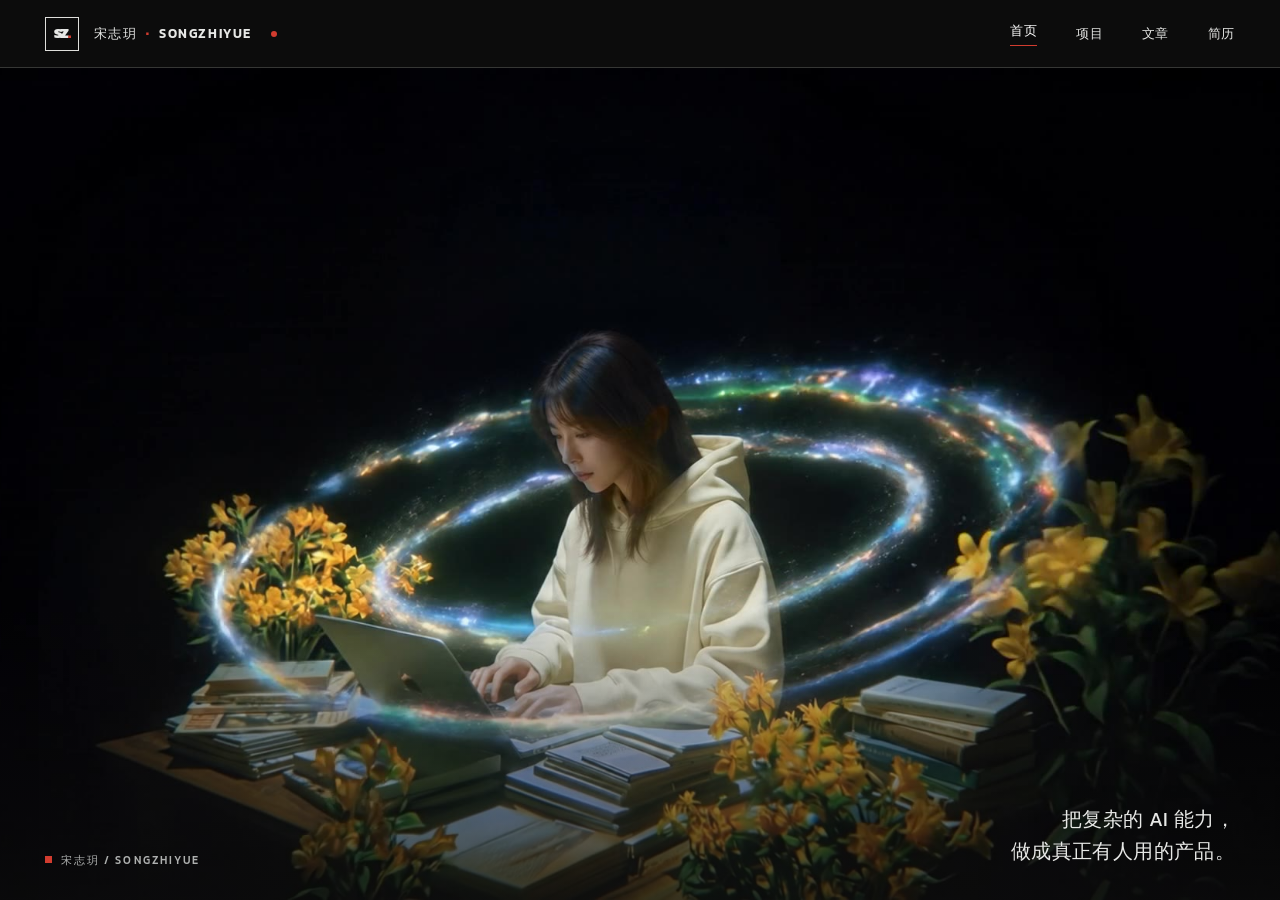
<file: index.html>
<!doctype html>
<html lang="zh-CN">
  <head>
    <meta charset="UTF-8" />
    <meta name="viewport" content="width=device-width, initial-scale=1.0" />
    <meta name="theme-color" content="#0C0C0C" />
    <meta name="description" content="宋志玥的 AI 产品经理个人网站：项目经历与文章。" />
    <link rel="preconnect" href="https://fonts.googleapis.com" />
    <link rel="preconnect" href="https://fonts.gstatic.com" crossorigin />
    <link href="https://fonts.googleapis.com/css2?family=Kanit:wght@300;400;500;600;700;800;900&display=swap" rel="stylesheet" />
    <title>ONGZHIYUE -- AI PM</title>
    <script type="module" crossorigin src="/assets/index-2uJ2ZzrF.js"></script>
    <link rel="stylesheet" crossorigin href="/assets/index-EOiE-SRs.css">
  </head>
  <body>
    <div id="root"></div>
  </body>
</html>
</file>
<file: assets/index-EOiE-SRs.css>
*,:before,:after{--tw-border-spacing-x: 0;--tw-border-spacing-y: 0;--tw-translate-x: 0;--tw-translate-y: 0;--tw-rotate: 0;--tw-skew-x: 0;--tw-skew-y: 0;--tw-scale-x: 1;--tw-scale-y: 1;--tw-pan-x: ;--tw-pan-y: ;--tw-pinch-zoom: ;--tw-scroll-snap-strictness: proximity;--tw-gradient-from-position: ;--tw-gradient-via-position: ;--tw-gradient-to-position: ;--tw-ordinal: ;--tw-slashed-zero: ;--tw-numeric-figure: ;--tw-numeric-spacing: ;--tw-numeric-fraction: ;--tw-ring-inset: ;--tw-ring-offset-width: 0px;--tw-ring-offset-color: #fff;--tw-ring-color: rgb(59 130 246 / .5);--tw-ring-offset-shadow: 0 0 #0000;--tw-ring-shadow: 0 0 #0000;--tw-shadow: 0 0 #0000;--tw-shadow-colored: 0 0 #0000;--tw-blur: ;--tw-brightness: ;--tw-contrast: ;--tw-grayscale: ;--tw-hue-rotate: ;--tw-invert: ;--tw-saturate: ;--tw-sepia: ;--tw-drop-shadow: ;--tw-backdrop-blur: ;--tw-backdrop-brightness: ;--tw-backdrop-contrast: ;--tw-backdrop-grayscale: ;--tw-backdrop-hue-rotate: ;--tw-backdrop-invert: ;--tw-backdrop-opacity: ;--tw-backdrop-saturate: ;--tw-backdrop-sepia: ;--tw-contain-size: ;--tw-contain-layout: ;--tw-contain-paint: ;--tw-contain-style: }::backdrop{--tw-border-spacing-x: 0;--tw-border-spacing-y: 0;--tw-translate-x: 0;--tw-translate-y: 0;--tw-rotate: 0;--tw-skew-x: 0;--tw-skew-y: 0;--tw-scale-x: 1;--tw-scale-y: 1;--tw-pan-x: ;--tw-pan-y: ;--tw-pinch-zoom: ;--tw-scroll-snap-strictness: proximity;--tw-gradient-from-position: ;--tw-gradient-via-position: ;--tw-gradient-to-position: ;--tw-ordinal: ;--tw-slashed-zero: ;--tw-numeric-figure: ;--tw-numeric-spacing: ;--tw-numeric-fraction: ;--tw-ring-inset: ;--tw-ring-offset-width: 0px;--tw-ring-offset-color: #fff;--tw-ring-color: rgb(59 130 246 / .5);--tw-ring-offset-shadow: 0 0 #0000;--tw-ring-shadow: 0 0 #0000;--tw-shadow: 0 0 #0000;--tw-shadow-colored: 0 0 #0000;--tw-blur: ;--tw-brightness: ;--tw-contrast: ;--tw-grayscale: ;--tw-hue-rotate: ;--tw-invert: ;--tw-saturate: ;--tw-sepia: ;--tw-drop-shadow: ;--tw-backdrop-blur: ;--tw-backdrop-brightness: ;--tw-backdrop-contrast: ;--tw-backdrop-grayscale: ;--tw-backdrop-hue-rotate: ;--tw-backdrop-invert: ;--tw-backdrop-opacity: ;--tw-backdrop-saturate: ;--tw-backdrop-sepia: ;--tw-contain-size: ;--tw-contain-layout: ;--tw-contain-paint: ;--tw-contain-style: }*,:before,:after{box-sizing:border-box;border-width:0;border-style:solid;border-color:#e5e7eb}:before,:after{--tw-content: ""}html,:host{line-height:1.5;-webkit-text-size-adjust:100%;-moz-tab-size:4;-o-tab-size:4;tab-size:4;font-family:ui-sans-serif,system-ui,sans-serif,"Apple Color Emoji","Segoe UI Emoji",Segoe UI Symbol,"Noto Color Emoji";font-feature-settings:normal;font-variation-settings:normal;-webkit-tap-highlight-color:transparent}body{margin:0;line-height:inherit}hr{height:0;color:inherit;border-top-width:1px}abbr:where([title]){-webkit-text-decoration:underline dotted;text-decoration:underline dotted}h1,h2,h3,h4,h5,h6{font-size:inherit;font-weight:inherit}a{color:inherit;text-decoration:inherit}b,strong{font-weight:bolder}code,kbd,samp,pre{font-family:ui-monospace,SFMono-Regular,Menlo,Monaco,Consolas,Liberation Mono,Courier New,monospace;font-feature-settings:normal;font-variation-settings:normal;font-size:1em}small{font-size:80%}sub,sup{font-size:75%;line-height:0;position:relative;vertical-align:baseline}sub{bottom:-.25em}sup{top:-.5em}table{text-indent:0;border-color:inherit;border-collapse:collapse}button,input,optgroup,select,textarea{font-family:inherit;font-feature-settings:inherit;font-variation-settings:inherit;font-size:100%;font-weight:inherit;line-height:inherit;letter-spacing:inherit;color:inherit;margin:0;padding:0}button,select{text-transform:none}button,input:where([type=button]),input:where([type=reset]),input:where([type=submit]){-webkit-appearance:button;background-color:transparent;background-image:none}:-moz-focusring{outline:auto}:-moz-ui-invalid{box-shadow:none}progress{vertical-align:baseline}::-webkit-inner-spin-button,::-webkit-outer-spin-button{height:auto}[type=search]{-webkit-appearance:textfield;outline-offset:-2px}::-webkit-search-decoration{-webkit-appearance:none}::-webkit-file-upload-button{-webkit-appearance:button;font:inherit}summary{display:list-item}blockquote,dl,dd,h1,h2,h3,h4,h5,h6,hr,figure,p,pre{margin:0}fieldset{margin:0;padding:0}legend{padding:0}ol,ul,menu{list-style:none;margin:0;padding:0}dialog{padding:0}textarea{resize:vertical}input::-moz-placeholder,textarea::-moz-placeholder{opacity:1;color:#9ca3af}input::placeholder,textarea::placeholder{opacity:1;color:#9ca3af}button,[role=button]{cursor:pointer}:disabled{cursor:default}img,svg,video,canvas,audio,iframe,embed,object{display:block;vertical-align:middle}img,video{max-width:100%;height:auto}[hidden]:where(:not([hidden=until-found])){display:none}.sr-only{position:absolute;width:1px;height:1px;padding:0;margin:-1px;overflow:hidden;clip:rect(0,0,0,0);white-space:nowrap;border-width:0}.block{display:block}.table{display:table}.hidden{display:none}.font-kanit{font-family:Kanit,sans-serif}.filter{filter:var(--tw-blur) var(--tw-brightness) var(--tw-contrast) var(--tw-grayscale) var(--tw-hue-rotate) var(--tw-invert) var(--tw-saturate) var(--tw-sepia) var(--tw-drop-shadow)}.transition{transition-property:color,background-color,border-color,text-decoration-color,fill,stroke,opacity,box-shadow,transform,filter,backdrop-filter;transition-timing-function:cubic-bezier(.4,0,.2,1);transition-duration:.15s}:root{font-family:Kanit,sans-serif;color:#e7e8e6;background:#0c0c0c;font-synthesis:none}*,*:before,*:after{box-sizing:border-box;margin:0;padding:0}html,body,#root,main,.site{background:#0c0c0c;min-height:100%}html{scroll-behavior:smooth}body{font-family:Kanit,sans-serif;-webkit-font-smoothing:antialiased}button,a{font:inherit}button{cursor:pointer}a{color:inherit;text-decoration:none}button:focus-visible,a:focus-visible,summary:focus-visible{outline:2px solid #cf4034;outline-offset:3px}.site{overflow-x:clip;--line:#363735;--muted:#a4a6a4;--red:#d23c2f;background-image:repeating-linear-gradient(90deg,transparent 0,transparent calc(8.333% - 1px),rgba(255,255,255,.035) calc(8.333% - 1px),rgba(255,255,255,.035) 8.333%);max-width:1800px;margin:0 auto}.hero-heading{background:linear-gradient(180deg,#646973,#bbccd7);-webkit-background-clip:text;background-clip:text;-webkit-text-fill-color:transparent}.header{height:68px;display:flex;align-items:center;justify-content:space-between;padding:0 clamp(20px,3.5vw,60px);border-bottom:1px solid var(--line);position:relative;z-index:10;background:#0c0c0c}.identity{display:inline-flex;align-items:center;gap:15px;white-space:nowrap;font-size:13px;font-weight:600;letter-spacing:.12em}.identity b{color:var(--red);margin:0 4px}.identity>i{width:6px;height:6px;background:var(--red);border-radius:50%;margin-left:4px}.monogram{width:34px;height:34px;border:1px solid #dfdfdc;display:inline-flex;align-items:center;justify-content:center;font-size:15px;font-weight:900;letter-spacing:-.08em}.monogram span{color:var(--red)}.nav{display:flex;align-items:center;gap:clamp(25px,3vw,48px);font-size:13px;font-weight:500;letter-spacing:.06em}.nav a,.nav-resume{transition:color .2s}.nav a:hover,.nav-resume:hover{color:var(--red)}.nav a[aria-current=page]{color:#fff;border-bottom:1px solid var(--red);padding-bottom:4px}.nav-resume{border:0;background:none;color:inherit;font-size:inherit;font-weight:inherit;letter-spacing:inherit;padding:0}.menu-button{display:none;background:none;color:inherit;border:1px solid var(--line);padding:7px}.hero{min-height:720px;min-height:min(740px,calc(100svh - 68px));position:relative;isolation:isolate;overflow:hidden;padding:clamp(35px,5vw,72px) clamp(20px,3.5vw,60px) 32px;display:flex;flex-direction:column;justify-content:space-between}.site-home .hero{height:calc(100svh - 68px);min-height:530px}.hero>:not(.hero-media){position:relative;z-index:1}.hero-media{position:absolute;top:0;right:0;bottom:0;left:0;z-index:0;overflow:hidden;pointer-events:none;background:#0c0c0c}.hero-poster,.hero-video{position:absolute;top:0;right:0;bottom:0;left:0;width:100%;height:100%;-o-object-fit:cover;object-fit:cover;-o-object-position:65% 50%;object-position:65% 50%}.hero-video{opacity:0;transition:opacity .65s ease}.hero-video.is-ready{opacity:1}.hero-media-overlay{position:absolute;top:0;right:0;bottom:0;left:0;background:linear-gradient(0deg,rgba(12,12,12,.74) 0%,transparent 35%)}.hero-title{font-weight:900;font-size:clamp(100px,14.5vw,235px);line-height:.76;letter-spacing:-.08em;width:-moz-max-content;width:max-content;max-width:100%;padding-top:.08em}.hero-title>span{display:block;white-space:nowrap}.hero-title>span:nth-child(2){letter-spacing:-.092em}.hero-letter{display:inline-block;will-change:transform}.hero-period{background:none;-webkit-text-fill-color:var(--red);color:var(--red)}.hero-bottom{display:flex;align-items:end;justify-content:space-between;gap:25px}.hero-bottom-left{font-size:11px;letter-spacing:.19em;color:#aeb0af;font-weight:500;display:flex;align-items:center;gap:9px}.red-square{width:7px;height:7px;background:var(--red);display:inline-block;flex:none}.hero-bottom p{text-align:right;font-size:clamp(16px,1.55vw,23px);line-height:1.65;letter-spacing:.02em;font-weight:400}.section-block{padding:28px clamp(20px,3.5vw,60px) 44px;border-top:1px solid var(--line)}.section-kicker{display:flex;align-items:center;justify-content:space-between;gap:15px;font-size:11px;font-weight:500;letter-spacing:.16em;color:#aeb0ae;margin-bottom:24px}.section-kicker>span:last-child{display:inline-flex;align-items:center;gap:8px;white-space:nowrap}.section-kicker>a{display:inline-flex;align-items:center;gap:8px;white-space:nowrap;color:#d8dad7;transition:color .2s}.section-kicker>a:hover{color:var(--red)}.section-intro{font-size:clamp(27px,3.5vw,47px);font-weight:600;letter-spacing:-.035em;line-height:1.25;margin:2px 0 34px}.section-note{font-size:11px;color:#888b87;margin-top:18px}.project-list{border-top:1px solid var(--line)}.project-row{border-bottom:1px solid var(--line)}.project-row summary{list-style:none;display:grid;grid-template-columns:42px minmax(0,1fr) 80px 130px;gap:16px;align-items:center;min-height:112px;padding:20px 0;cursor:pointer}.project-row summary::-webkit-details-marker{display:none}.row-index{color:#898c88;font-size:12px}.project-name{display:flex;flex-direction:column;gap:4px;min-width:0}.project-name strong{font-size:clamp(20px,2.5vw,34px);font-weight:700;letter-spacing:-.025em}.project-name small{font-size:13px;color:#9da09c;font-weight:400}.project-case{display:flex;align-items:center;gap:4px;color:var(--red);font-size:11px;letter-spacing:.04em;white-space:nowrap}.project-year{text-align:right;font-size:12px;color:#a4a6a4}.project-row:hover .project-name strong,.project-row[open] .project-name strong{color:#c8d3dc}.project-expanded{padding:0 0 38px 58px;color:#aeb0ae;font-size:14px;line-height:1.75}.project-meta{display:flex;flex-wrap:wrap;gap:16px 45px;padding:20px 0 24px;border-top:1px solid var(--line);font-size:13px;color:#e4e6e3}.project-meta span{display:flex;flex-direction:column;gap:2px}.project-meta small{font-size:10px;letter-spacing:.13em;color:#858a85}.project-background{max-width:970px;padding:19px 0 28px}.project-background h3,.project-detail-grid h3{font-size:18px;font-weight:600;color:#e6e9e5;margin-bottom:12px}.project-background p{font-size:15px;line-height:1.85}.project-detail-grid{display:grid;grid-template-columns:1fr 1fr;gap:40px;border-top:1px solid var(--line);padding-top:27px}.project-detail-grid h3 small{font-size:10px;font-weight:400;letter-spacing:.13em;color:#828882;margin-left:8px}.project-detail-grid ol{list-style:none;counter-reset:project-detail;display:grid;gap:0}.project-detail-grid li{counter-increment:project-detail;position:relative;padding:14px 0 14px 28px;border-top:1px solid #292c29;line-height:1.75}.project-detail-grid li:before{content:counter(project-detail,decimal-leading-zero);position:absolute;top:17px;left:0;color:var(--red);font-size:10px;letter-spacing:.08em}.project-detail-grid li strong{display:block;color:#edf0eb;font-weight:600;margin-bottom:4px}.project-tags{display:flex;gap:8px;flex-wrap:wrap;margin-top:28px}.project-tags span{font-size:10px;border:1px solid var(--line);padding:4px 8px;letter-spacing:.1em}.writing{padding-bottom:52px}.writing-list{border-top:1px solid var(--line)}.writing-row{display:flex;align-items:center;justify-content:space-between;gap:20px;min-height:88px;border-bottom:1px solid var(--line)}.writing-row>div{display:flex;flex-direction:column;gap:5px}.writing-row strong{font-size:clamp(19px,2vw,28px);font-weight:500}.writing-row small,.writing-row>span{font-size:11px;color:#a5a7a4;letter-spacing:.06em}.writing-row>div{min-width:0}.writing-row strong{overflow-wrap:anywhere}.writing-row-link{transition:padding .25s ease,color .25s ease}.writing-row-link:hover{padding-left:10px;color:#fff}.writing-row-link:hover strong{color:#c8d3dc}.writing-row-link>span{display:inline-flex;align-items:center;gap:8px;flex:none}.writing-row-link>span svg{color:var(--red)}.writing-row-link>span em{font-style:normal;color:#c25a50;font-size:10px;white-space:nowrap}.article-loading{min-height:60vh;padding:60px clamp(20px,3.5vw,60px);color:var(--muted)}.article-page{background:#0c0c0c}.article-topline{display:flex;align-items:center;justify-content:space-between;gap:24px;padding:28px clamp(20px,3.5vw,60px);font-size:11px;letter-spacing:.13em;color:#9da19d;border-bottom:1px solid var(--line)}.article-topline a{display:inline-flex;align-items:center;gap:8px;color:#d5d8d3}.article-topline a:hover{color:#fff}.article-header{padding:clamp(52px,7vw,110px) clamp(20px,7vw,110px) clamp(54px,6vw,90px);border-bottom:1px solid var(--line);background:radial-gradient(circle at 84% 24%,rgba(91,112,128,.13),transparent 38%),#0c0c0c}.article-meta{display:flex;align-items:center;flex-wrap:wrap;gap:12px 18px;margin-bottom:28px;color:#adb4b0;font-size:12px;letter-spacing:.1em}.article-meta span{display:inline-flex;align-items:center;gap:10px}.article-meta span:before{content:"";width:7px;height:7px;background:var(--red)}.article-meta time{padding-left:18px;border-left:1px solid #565b57}.article-header h1{max-width:1200px;font-size:clamp(38px,5.5vw,82px);font-weight:700;line-height:1.22;letter-spacing:-.045em;text-wrap:balance;overflow-wrap:anywhere}.article-header>p{max-width:760px;margin-top:32px;color:#aab0ab;font-size:clamp(16px,1.4vw,21px);line-height:1.7}.article-layout{display:grid;grid-template-columns:minmax(180px,225px) minmax(0,800px);justify-content:center;gap:clamp(44px,5vw,90px);padding:68px clamp(20px,3.5vw,60px) 105px}.article-toc{position:sticky;top:26px;align-self:start;max-height:calc(100vh - 52px);overflow-y:auto}.article-toc-label{display:block;margin-bottom:22px;color:#c54a3e;font-size:11px;letter-spacing:.16em}.article-toc nav{display:grid;gap:2px}.article-toc a{display:grid;grid-template-columns:24px 1fr;gap:10px;padding:12px 8px 12px 0;border-bottom:1px solid #292c29;color:#a5aba5;font-size:12px;line-height:1.55}.article-toc a:hover{color:#fff}.article-toc a span{color:#d04438;font-size:10px;padding-top:2px}.article-body{min-width:0;counter-reset:chapter}.article-body p,.article-body li{color:#d1d5d0;font-size:clamp(16px,1.14vw,18px);line-height:1.95;letter-spacing:.014em;overflow-wrap:anywhere}.article-body p{margin-bottom:1.5em}.article-body .article-opening{color:#f1f3ef;font-size:clamp(19px,1.6vw,24px);line-height:1.85}.article-body strong{color:#f0f3ed;font-weight:650}.article-body em{font-style:italic;color:#e0e7de}.article-body code{padding:.15em .38em;border:1px solid #3a423c;border-radius:3px;background:#1b211d;color:#f2c5bd;font:500 .9em/1.4 ui-monospace,SFMono-Regular,Menlo,monospace;white-space:normal;overflow-wrap:anywhere}.article-body h2{margin:3.15em 0 1.15em;padding-top:1.3em;border-top:1px solid #454a45;color:#f0f2ef;font-size:clamp(30px,3vw,43px);font-weight:650;line-height:1.34;letter-spacing:-.025em;scroll-margin-top:22px}.article-body h2:before{counter-increment:chapter;content:"0" counter(chapter) " /";display:block;margin-bottom:14px;color:#cc4538;font-size:12px;font-weight:500;letter-spacing:.15em}.article-body h3{margin:2.4em 0 .9em;color:#f2f3f0;font-size:clamp(22px,2.1vw,30px);font-weight:620;line-height:1.5;letter-spacing:-.015em}.article-formula{display:flex;justify-content:center;align-items:center;min-height:120px;margin:30px 0 36px;padding:24px;border:1px solid #3e4742;background:linear-gradient(135deg,#181e1a,#101312);color:#f1f5ef;font:600 clamp(21px,2.5vw,34px)/1.35 "Kanit",sans-serif;letter-spacing:.02em;text-align:center;overflow-wrap:anywhere}.article-quote{margin:28px 0 34px;padding:22px 26px;border-left:3px solid #ce493d;background:#151a17}.article-quote p{margin:0 0 12px;color:#e5e9e3}.article-quote p:last-child{margin-bottom:0;color:#aeb7ae;font-size:clamp(14px,1vw,16px)}.article-body .article-continuation{margin:32px 0 0;color:#d04b3e;font-size:14px;letter-spacing:.16em}.article-list{list-style:none;display:grid;gap:12px;margin:16px 0 30px;counter-reset:article-item}.article-list li{position:relative;padding:17px 20px 17px 53px;border:1px solid #303632;background:#131614}.article-list-numbered li:before{counter-increment:article-item;content:counter(article-item,decimal-leading-zero);position:absolute;top:18px;left:20px;color:#d54b3f;font:600 12px/1.8 Kanit,sans-serif}.article-list-bullets li:before{content:"•";position:absolute;top:16px;left:23px;color:#d54b3f;font-size:22px}.article-table-scroll{width:100%;overflow-x:auto;margin:22px 0 34px;border:1px solid #424942;scrollbar-color:#6b716b #1a1c1a}.article-table-scroll:focus-visible{outline:2px solid var(--red);outline-offset:3px}.article-table-scroll table{width:100%;min-width:920px;border-collapse:collapse;text-align:left}.article-table-scroll th,.article-table-scroll td{vertical-align:top;padding:17px 19px;border-right:1px solid #343a35;border-bottom:1px solid #343a35;font-size:14px;line-height:1.75}.article-table-scroll th{color:#f0f2ed;background:#222823;font-weight:600}.article-table-scroll td{color:#c7cdc7;background:#131714}.article-table-scroll th:first-child,.article-table-scroll td:first-child{min-width:145px;color:#f0f2ed}.article-table-scroll th:nth-child(2),.article-table-scroll td:nth-child(2){min-width:210px}.article-table-scroll th:nth-child(3),.article-table-scroll td:nth-child(3){min-width:320px}.article-table-scroll th:nth-child(4),.article-table-scroll td:nth-child(4){min-width:200px}.article-end{display:flex;align-items:center;justify-content:space-between;gap:20px;margin-top:75px;padding-top:25px;border-top:1px solid #545b54;font-size:11px;letter-spacing:.13em;color:#8f9890}.article-end a{display:inline-flex;align-items:center;gap:7px;color:#e4e9e3}.article-end a:hover{color:#fff}@media (max-width:1000px){.article-layout{grid-template-columns:minmax(0,1fr);max-width:880px;margin:auto;gap:52px}.article-toc{position:static;max-height:none}.article-toc nav{grid-template-columns:repeat(2,minmax(0,1fr));gap:0 22px}}@media (max-width:600px){.article-topline{padding:20px;letter-spacing:.06em}.article-topline>span{font-size:9px}.article-header{padding:48px 20px 55px}.article-header h1{font-size:clamp(35px,9vw,48px);line-height:1.3}.article-title-break{display:none}.article-meta{margin-bottom:22px;font-size:10px}.article-header>p{margin-top:24px;font-size:15px}.article-layout{padding:35px 20px 80px;gap:38px}.article-toc nav{grid-template-columns:1fr}.article-toc a{font-size:12px}.article-body h2{margin-top:2.5em;font-size:29px}.article-body h3{font-size:23px}.article-body p,.article-body li{font-size:16px;line-height:1.9}.article-list li{padding:15px 15px 15px 43px}.article-list-numbered li:before{left:15px}.article-list-bullets li:before{left:16px}.article-table-scroll table{min-width:860px}.article-end{align-items:flex-start;flex-direction:column}}.contact{overflow:hidden}.contact-panel{background:#b93b30;border-color:#d7685e;color:#fff;padding-top:28px;padding-bottom:48px}.contact-panel .section-kicker{color:#ffe3df}.contact-main{display:grid;grid-template-columns:1fr 1fr;gap:45px;align-items:end;padding:22px 0 10px}.contact-main h2{font-size:clamp(50px,6.5vw,100px);font-weight:800;letter-spacing:-.06em;line-height:1.02}.contact-main p{font-size:clamp(15px,1.45vw,21px);line-height:1.5;max-width:480px;margin-bottom:30px}.contact-email{display:inline-flex;align-items:center;gap:18px;padding-bottom:8px;border-bottom:2px solid #fff;font-size:clamp(22px,2.6vw,40px);font-weight:600;overflow-wrap:anywhere}.contact-email:hover{opacity:.8}.contact-email svg{flex:none}.contact-ticker{display:flex;gap:35px;white-space:nowrap;overflow:hidden;border-top:1px solid var(--line);border-bottom:1px solid var(--line);font-size:clamp(23px,3.8vw,53px);letter-spacing:.16em;font-weight:900;padding:12px 0;color:#d6d8d6}.contact-ticker span{flex:none;animation:marquee 30s linear infinite}.contact-ticker:hover span{animation-play-state:paused}.footer-bottom{display:flex;align-items:center;justify-content:space-between;gap:20px;padding:28px clamp(20px,3.5vw,60px);font-size:11px;color:#8e918d;letter-spacing:.08em}.footer-bottom a{display:inline-flex;align-items:center;gap:7px;color:#d4d6d3}.page-intro{min-height:340px;border-bottom:1px solid var(--line);padding:30px clamp(20px,3.5vw,60px) 45px;display:flex;flex-direction:column;justify-content:space-between;background:radial-gradient(circle at 80% 30%,rgba(112,133,150,.12),transparent 35%),#0c0c0c}.page-intro-top{display:flex;align-items:center;justify-content:space-between;gap:20px;color:#999d9a;font-size:11px;letter-spacing:.18em}.page-intro-top a{display:inline-flex;align-items:center;gap:6px;color:#d8dad7;letter-spacing:.06em}.page-intro h1{font-size:clamp(88px,12vw,180px);line-height:.8;letter-spacing:-.06em;font-weight:800}.page-intro h1 span{color:var(--red)}.page-intro p{color:#afb2af;font-size:clamp(15px,1.5vw,21px)}.inner-footer{border-top:1px solid var(--line)}.inner-footer>a{display:flex;align-items:center;justify-content:space-between;gap:20px;padding:54px clamp(20px,3.5vw,60px);font-size:clamp(25px,3vw,45px);font-weight:600;letter-spacing:-.025em}.inner-footer>a svg{color:var(--red);flex:none}.inner-footer .footer-bottom{border-top:1px solid var(--line)}.ask-trigger{position:fixed;z-index:30;left:50%;bottom:24px;transform:translate(-50%);display:flex;align-items:center;gap:10px;white-space:nowrap;padding:11px 16px 11px 11px;border:1px solid #deded8;border-radius:999px;background:#ebece8;color:#171817;font-size:13px;font-weight:600;letter-spacing:.02em;box-shadow:0 12px 45px #0000006b;transition:transform .2s,background .2s}.ask-trigger:hover{transform:translate(-50%) translateY(-3px);background:#fff}.ask-trigger-icon{display:grid;place-items:center;width:29px;height:29px;border-radius:50%;background:#171817;color:#fff}.ask-trigger>svg:last-child{color:var(--red)}.resume-backdrop{position:fixed;z-index:110;top:0;right:0;bottom:0;left:0;display:grid;place-items:center;padding:18px;background:#000000c7;-webkit-backdrop-filter:blur(11px);backdrop-filter:blur(11px)}.resume-dialog{width:min(480px,100%);border:1px solid #525652;border-radius:20px;background:#111311;color:#eaede8;box-shadow:0 30px 100px #000000a6;overflow:hidden}.resume-dialog-head{display:flex;align-items:center;justify-content:space-between;padding:18px 21px;border-bottom:1px solid #303430;color:#969e96;font-size:10px;letter-spacing:.18em}.resume-dialog-head button{display:grid;place-items:center;width:35px;height:35px;border:1px solid #444943;border-radius:50%;background:transparent;color:#e3e7e2}.resume-dialog-body{padding:34px 28px 29px;text-align:center}.resume-file-icon{display:grid;place-items:center;width:62px;height:62px;margin:0 auto 23px;border:1px solid #697269;border-radius:16px;color:#e5e9e3}.resume-kicker{color:var(--red);font-size:10px;font-weight:600;letter-spacing:.2em}.resume-dialog h2{font-size:35px;font-weight:600;line-height:1.2;margin:8px 0 9px}.resume-description{font-size:13px;color:#a4aca3;line-height:1.65}.resume-file-row{display:flex;align-items:center;gap:10px;margin:27px 0 16px;padding:13px 14px;border:1px solid #343934;border-radius:10px;text-align:left;font-size:12px;color:#d9ded7}.resume-file-row span{min-width:0;overflow:hidden;text-overflow:ellipsis;white-space:nowrap;flex:1}.resume-file-row small{color:#969e96;font-size:10px;letter-spacing:.08em}.resume-download{position:relative;display:flex;align-items:center;justify-content:center;gap:10px;width:100%;min-height:48px;border-radius:9px;background:#e8ebe5;color:#101410;font-weight:600;font-size:14px}.resume-download:hover{background:#fff}.resume-download svg:first-child{position:absolute;left:17px}.resume-download svg:last-child{position:absolute;right:17px;color:var(--red)}.resume-preview{display:inline-flex;align-items:center;gap:5px;margin-top:19px;color:#aeb6ac;font-size:12px}.resume-preview:hover{color:#fff}.ask-backdrop{position:fixed;z-index:100;top:0;right:0;bottom:0;left:0;display:grid;place-items:center;padding:16px;background:#000000b8;-webkit-backdrop-filter:blur(10px);backdrop-filter:blur(10px)}.ask-dialog{width:min(540px,100%);height:min(610px,calc(100svh - 32px));display:flex;flex-direction:column;border:1px solid #4a4d49;border-radius:21px;background:#0d0e0d;color:#ebedea;box-shadow:0 30px 100px #0009;overflow:hidden}.ask-head{display:flex;align-items:center;justify-content:space-between;gap:15px;padding:22px 23px;border-bottom:1px solid #2d302d}.ask-head small{display:block;color:#8e948e;font-size:9px;letter-spacing:.2em;margin-bottom:4px}.ask-head h2{font-size:20px;font-weight:600;line-height:1.1}.ask-head-actions{display:flex;align-items:center;gap:8px}.ask-head-actions button{display:inline-flex;align-items:center;justify-content:center;gap:6px;min-height:35px;padding:0 10px;border:1px solid #363936;border-radius:18px;background:transparent;color:#d0d4cf;font-size:11px}.ask-head-actions button:hover{border-color:#929892;color:#fff}.ask-body{min-height:0;flex:1;overflow-y:auto;display:flex;flex-direction:column;gap:16px;padding:22px 23px;scrollbar-color:#565b56 transparent}.ask-empty{flex:1;display:flex;flex-direction:column;align-items:center;justify-content:center;text-align:center;padding:12px 0}.ask-empty-mark{display:grid;place-items:center;width:47px;height:47px;border:1px solid #858985;font-size:18px;font-weight:800;letter-spacing:-.09em;margin-bottom:18px}.ask-empty-mark span{color:var(--red)}.ask-empty h3{font-size:26px;font-weight:500;margin-bottom:6px}.ask-empty p{color:#999e99;font-size:12px;line-height:1.6}.ask-suggestions{display:flex;flex-wrap:wrap;justify-content:center;gap:8px;margin-top:24px}.ask-suggestions button{display:inline-flex;align-items:center;gap:5px;padding:8px 10px;border:1px solid #3b3e3b;border-radius:999px;background:#171917;color:#d4d7d3;font-size:11px}.ask-suggestions button:hover{border-color:#a6aca6;color:#fff}.ask-message{max-width:88%;font-size:14px;line-height:1.7}.ask-message small{display:block;color:#8f958e;font-size:10px;letter-spacing:.08em;margin-bottom:5px}.ask-message p{padding:12px 15px;border:1px solid #303430;border-radius:14px;white-space:pre-wrap}.ask-message-user{align-self:flex-end}.ask-message-user small{text-align:right}.ask-message-user p{background:#343b35;border-color:#4f5a51}.ask-message-answer{align-self:flex-start}.ask-message-answer p{background:#171917}.ask-form{display:flex;align-items:end;gap:10px;margin:0 15px;padding:10px 11px;border:1px solid #525752;border-radius:15px;background:#171917}.ask-form:focus-within{border-color:#a9b5a9}.ask-form textarea{flex:1;min-width:0;max-height:110px;resize:vertical;border:0;outline:0;background:transparent;color:#fff;font:400 13px/1.5 Kanit,sans-serif}.ask-form textarea::-moz-placeholder{color:#858b84}.ask-form textarea::placeholder{color:#858b84}.ask-form button{display:grid;place-items:center;width:36px;height:36px;flex:none;border:0;border-radius:10px;background:#e5e8e2;color:#101210}.ask-form button:disabled{background:#4a4e49;color:#929791;cursor:not-allowed}.ask-disclaimer{padding:8px 18px 12px;color:#747a74;text-align:center;font-size:10px}@keyframes marquee{to{transform:translate(calc(-100% - 35px))}}@media (max-width:900px){.header{height:58px}.identity{font-size:11px}.menu-button{display:grid;place-items:center}.nav{display:none;position:absolute;top:58px;left:0;right:0;padding:18px 20px 22px;background:#111;border-bottom:1px solid var(--line);flex-direction:column;align-items:stretch;gap:0}.nav-open{display:flex}.nav a{padding:12px 0;border-bottom:1px solid var(--line)}.hero{min-height:600px}.hero-title{font-size:clamp(80px,15vw,150px)}.contact-main{grid-template-columns:1fr;gap:38px}.nav-resume{text-align:left;padding:12px 0;border-bottom:1px solid var(--line)}}@media (max-width:600px){.site{background-image:repeating-linear-gradient(90deg,transparent 0,transparent calc(20% - 1px),rgba(255,255,255,.045) calc(20% - 1px),rgba(255,255,255,.045) 20%)}.header{padding:0 20px}.identity>span:nth-child(2){font-size:10px;letter-spacing:.04em}.identity>i{display:none}.hero{min-height:475px;padding:35px 20px 24px}.hero-poster,.hero-video{-o-object-position:63% 50%;object-position:63% 50%}.hero-media-overlay{background:linear-gradient(0deg,rgba(12,12,12,.82),transparent 42%)}.hero-bottom{display:block}.hero-bottom-left{font-size:9px}.hero-bottom p{font-size:14px;margin-top:48px}.section-kicker{font-size:9px;letter-spacing:.1em}.section-intro{font-size:27px;margin-bottom:24px}.project-row summary{grid-template-columns:27px minmax(0,1fr) 40px;gap:9px;min-height:82px}.project-name strong{font-size:18px}.project-name small{font-size:11px}.project-year{display:none}.project-case{font-size:9px}.project-expanded{grid-template-columns:1fr;padding-left:36px;gap:13px;font-size:13px}.writing-row{min-height:77px}.writing-row strong{font-size:18px}.writing-row>span{white-space:nowrap}.contact-panel{padding-bottom:43px}.contact-main{padding-top:15px}.contact-main h2{font-size:50px}.contact-email{font-size:clamp(21px,5vw,29px)}.footer-bottom{font-size:9px}}@media (prefers-reduced-motion:reduce){html{scroll-behavior:auto}.contact-ticker span{animation:none}*,*:before,*:after{transition-duration:.01ms!important}}@media (max-width:600px){.page-intro{min-height:280px}.page-intro h1{font-size:88px}.ask-trigger{bottom:15px}.ask-dialog{height:min(620px,calc(100svh - 20px));border-radius:16px}.ask-backdrop{padding:10px}.ask-head{padding:18px}.ask-head-actions button span{display:none}.ask-body{padding:18px}.ask-empty h3{font-size:23px}}@media (max-width:900px){.project-detail-grid{grid-template-columns:1fr;gap:28px}.site-home .hero{height:calc(100svh - 58px);min-height:500px}}@media (max-width:600px){.project-row summary{grid-template-columns:27px minmax(0,1fr) 60px;padding:17px 0}.project-case{font-size:9px}.project-expanded{padding-left:36px;font-size:13px}.project-meta{gap:14px 22px}.project-background p,.project-detail-grid li{font-size:13px}}
</file>
